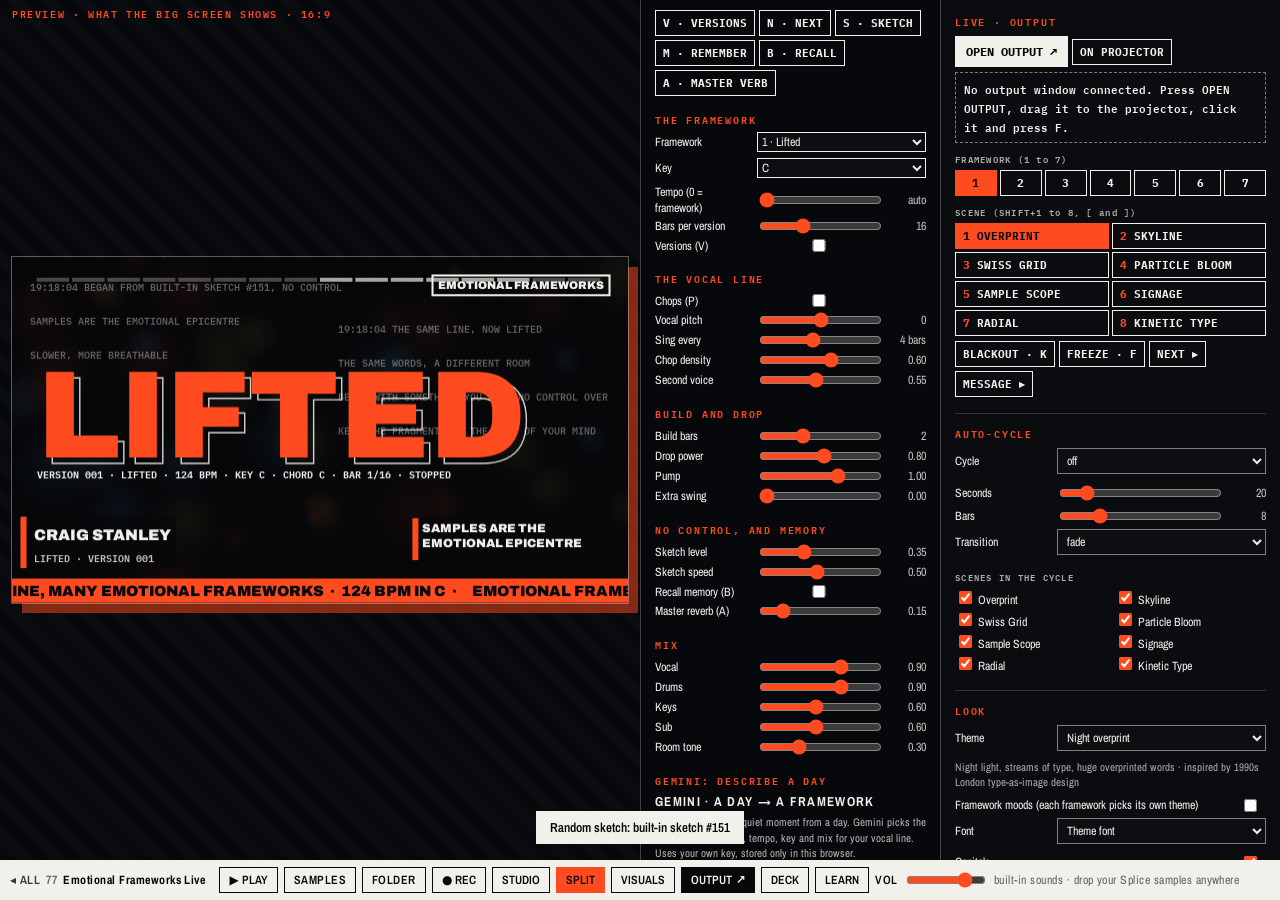
<file: index.html>
<!doctype html>
<html lang="en-GB"><head><meta charset="utf-8"><meta name="viewport" content="width=device-width,initial-scale=1">
<link rel="icon" href="data:image/svg+xml,%3Csvg xmlns='http://www.w3.org/2000/svg' viewBox='0 0 16 16'%3E%3Crect width='16' height='16' fill='%2307080b'/%3E%3Crect x='2' y='9' width='12' height='4' fill='%23ff4b1f'/%3E%3C/svg%3E">
<title>Emotional Frameworks Live · one vocal line, many emotional frameworks, on the big screen</title>
<meta name="description" content="A live performance instrument: one vocal line through seven emotional frameworks, your own samples with start and end trim, and a VJ visuals output for a projector or digital signage screen.">
<meta property="og:title" content="Emotional Frameworks Live"><meta property="og:description" content="One vocal line, seven emotional frameworks, and live visuals for the big screen."><meta property="og:image" content="screenshots/split.png">
<link rel="preconnect" href="https://fonts.googleapis.com"><link rel="preconnect" href="https://fonts.gstatic.com" crossorigin>
<link rel="stylesheet" href="https://fonts.googleapis.com/css2?family=Archivo:wght@400;700;800;900&family=Archivo+Narrow:wght@400;700&family=IBM+Plex+Mono:wght@400;500;600;700&family=Space+Grotesk:wght@500;700&family=Space+Mono:wght@400;700&family=Bebas+Neue&family=Playfair+Display:wght@700;900&family=Inter:wght@400;800&display=swap">
<link rel="stylesheet" href="css/kit.css"><link rel="stylesheet" href="css/live.css">
</head>
<body class="lay-split"><noscript>This music machine needs JavaScript and Web Audio (Chrome or Edge).</noscript>
<main id="mm-stage">
<div id="view"><canvas id="cv"></canvas><div id="fwb"></div></div>
<div id="side"><div class="bt"><button id="b-v">V · versions</button><button id="b-n">N · next</button><button id="b-s">S · sketch</button><button id="b-m">M · remember</button><button id="b-b">B · recall</button><button id="b-a">A · master verb</button></div>
<h3>The framework</h3><div id="c0"></div><h3>The vocal line</h3><div id="c1"></div><h3>Build and drop</h3><div id="c2"></div><h3>No control, and memory</h3><div id="c3"></div><h3>Mix</h3><div id="c4"></div><h3>Gemini: describe a day</h3><div id="ai"></div></div>
</main>
<script src="js/meta.js"></script>
<script src="js/mm-kit.js"></script>
<script src="js/mmx-deck.js"></script>
<script src="js/frameworks.js"></script>
<script src="js/vj-engine.js"></script>
<script src="js/live.js"></script>
</body></html>
</file>
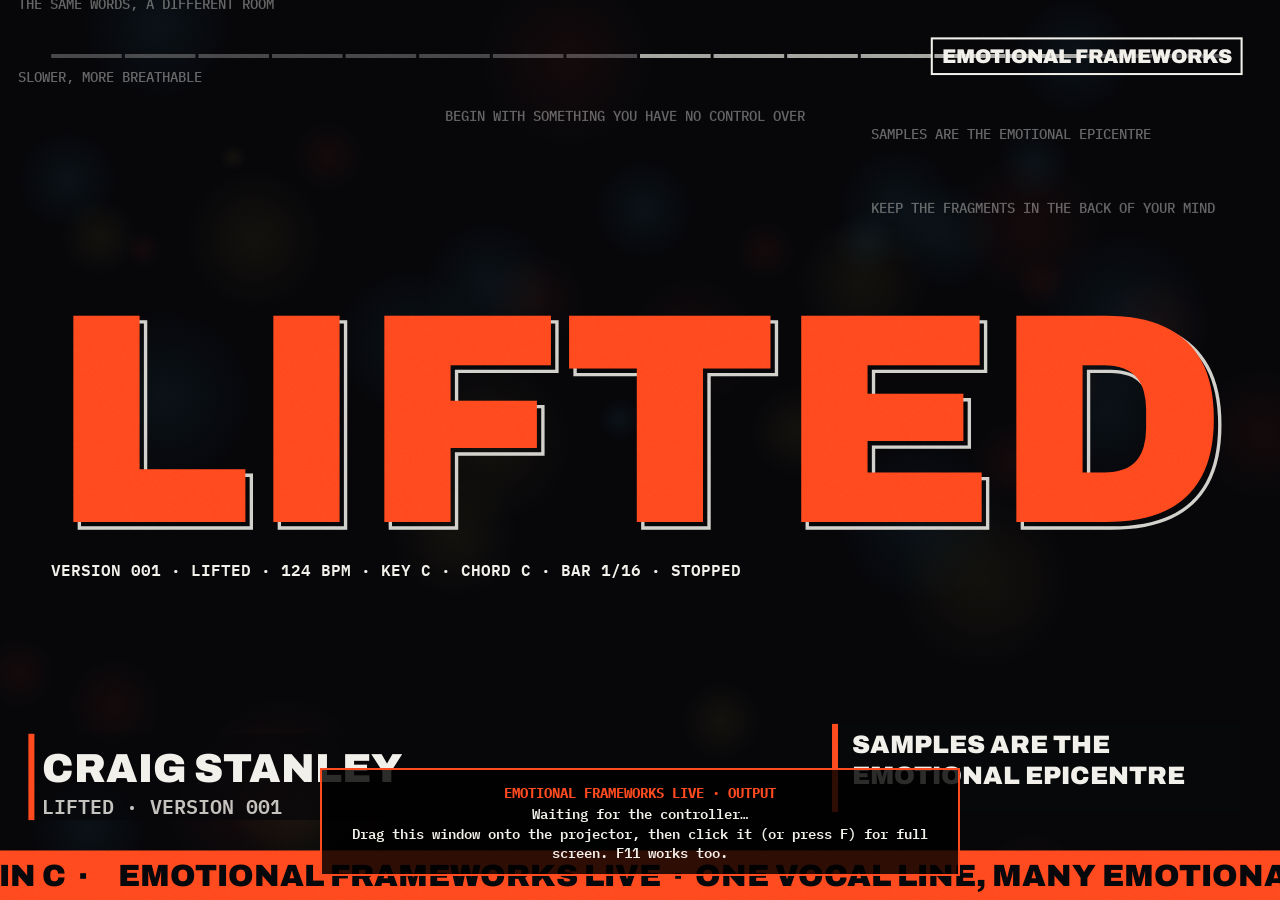
<file: output.html>
<!doctype html>
<html lang="en-GB"><head><meta charset="utf-8"><meta name="viewport" content="width=device-width,initial-scale=1">
<link rel="icon" href="data:,">
<title>Emotional Frameworks Live · OUTPUT</title>
<link rel="preconnect" href="https://fonts.googleapis.com"><link rel="preconnect" href="https://fonts.gstatic.com" crossorigin>
<link rel="stylesheet" href="https://fonts.googleapis.com/css2?family=Archivo:wght@400;700;800;900&family=Archivo+Narrow:wght@400;700&family=IBM+Plex+Mono:wght@400;500;600;700&family=Space+Grotesk:wght@500;700&family=Space+Mono:wght@400;700&family=Bebas+Neue&family=Playfair+Display:wght@700;900&family=Inter:wght@400;800&display=swap">
<style>
html,body{margin:0;height:100%;background:#000;overflow:hidden}
#out{position:fixed;inset:0;width:100%;height:100%;display:block}
body.idle{cursor:none}
#hint{position:fixed;left:50%;bottom:24px;transform:translateX(-50%);background:rgba(0,0,0,.82);color:#f2f0ea;border:2px solid #ff4b1f;font:600 14px/1.4 'IBM Plex Mono',ui-monospace,monospace;padding:12px 16px;max-width:min(760px,90vw);text-align:center;transition:opacity .4s;z-index:5}
#hint.off{opacity:0;pointer-events:none}#hint b{color:#ff4b1f}
</style></head>
<body>
<canvas id="out"></canvas>
<div id="hint"><b>EMOTIONAL FRAMEWORKS LIVE · OUTPUT</b><br><span id="hs">Waiting for the controller…</span><br>Drag this window onto the projector, then click it (or press F) for full screen. F11 works too.</div>
<script src="js/vj-engine.js"></script>
<script src="js/output.js"></script>
</body></html>
</file>
<file: css/kit.css>
/* MM kit chrome: tools restyle these with CSS variables --bg --fg --acc --bar-font, or override the selectors */
:root{--bg:#fff;--fg:#111;--acc:#e00;--bar-bg:var(--fg);--bar-fg:var(--bg);--bar-font:system-ui,-apple-system,"Segoe UI",sans-serif}
*{box-sizing:border-box}html,body{margin:0;height:100%}body{background:var(--bg);color:var(--fg);overflow:hidden}
#mm-stage{position:fixed;inset:0 0 40px 0;overflow:hidden}
#mm-bar{position:fixed;left:0;right:0;bottom:0;height:40px;display:flex;align-items:center;gap:6px;padding:0 10px;background:var(--bar-bg);color:var(--bar-fg);font:600 12px/1 var(--bar-font);letter-spacing:.04em;z-index:50;white-space:nowrap;overflow:hidden}
#mm-bar button,#mm-bar .mm-btn{font:inherit;color:inherit;background:transparent;border:1.5px solid currentColor;padding:6px 9px;cursor:pointer;border-radius:0}
#mm-bar button.on{background:var(--acc);border-color:var(--acc);color:#fff}
#mm-bar a{color:inherit;text-decoration:none;opacity:.8}#mm-bar .mm-no{opacity:.6}#mm-bar .mm-name{margin-right:8px}
#mm-bar .mm-vol{display:flex;gap:6px;align-items:center}#mm-bar input[type=range]{width:80px;accent-color:var(--acc)}
#mm-smp{opacity:.6;font-weight:400;overflow:hidden;text-overflow:ellipsis;min-width:0;flex:1}
#mm-learn-dlg{position:fixed;inset:24px 24px 64px;z-index:60;background:var(--learn-bg,var(--bg));color:var(--learn-fg,var(--fg));border:3px solid var(--learn-fg,var(--fg));padding:28px 32px;overflow:auto;display:grid;grid-template-columns:1fr 1fr;gap:36px;font:15px/1.5 var(--learn-font,Georgia,serif);box-shadow:12px 12px 0 var(--acc)}
#mm-learn-dlg.mm-hide{display:none}#mm-learn-dlg h2{font:700 28px/1.05 var(--head-font,var(--bar-font));margin:6px 0 4px}
#mm-learn-dlg .mm-l-k{font:700 11px/1 var(--bar-font);letter-spacing:.16em;color:var(--acc);margin:18px 0 6px}#mm-learn-dlg .mm-l-by{opacity:.75;font-style:italic}
#mm-learn-dlg ul{padding-left:18px;margin:6px 0}#mm-learn-dlg blockquote{margin:12px 0;padding-left:12px;border-left:4px solid var(--acc);font-size:17px}
#mm-learn-dlg .mm-x{position:absolute;right:12px;top:8px;font:28px/1 var(--bar-font);background:none;border:0;color:inherit;cursor:pointer}.mm-l-note{font-size:12px;opacity:.6}
@media (max-width:800px){#mm-learn-dlg{grid-template-columns:1fr}}
#mm-toast{position:fixed;left:50%;bottom:56px;transform:translateX(-50%);background:var(--fg);color:var(--bg);padding:8px 14px;font:600 13px var(--bar-font);z-index:70;opacity:0;transition:opacity .2s;pointer-events:none}#mm-toast.on{opacity:1}
#mm-dropzone{position:fixed;inset:0;z-index:80;display:none;align-items:center;justify-content:center;font:800 64px var(--bar-font);background:color-mix(in srgb,var(--acc) 75%,transparent);color:#fff;pointer-events:none}#mm-dropzone.on{display:flex}
.mm-ai{font:13px/1.4 var(--bar-font)}.mm-ai-t{font-weight:800;letter-spacing:.1em;margin-bottom:4px}.mm-ai textarea,.mm-ai input,.mm-ai select{width:100%;font:inherit;background:transparent;color:inherit;border:1.5px solid currentColor;padding:4px;margin:3px 0}.mm-ai textarea{height:46px;resize:vertical}
.mm-ai-row{display:flex;gap:6px;align-items:center}.mm-ai-row select{flex:1}.mm-ai button{font:inherit;font-weight:700;background:var(--acc);color:#fff;border:0;padding:5px 9px;cursor:pointer}.mm-ai-st,.mm-ai-help{font-size:11px;opacity:.75}.mm-ai-out{white-space:pre-wrap;font-size:12px;margin-top:4px}.mm-ai summary{cursor:pointer;font-size:11px;opacity:.7}

/* MMX deck drawer: inherits each tool's --bg --fg --acc --bar-font, tools can restyle #mmx-deck */
#mmx-deck{position:fixed;top:0;right:0;bottom:40px;width:min(440px,100vw);z-index:55;background:var(--deck-bg,var(--bg));color:var(--deck-fg,var(--fg));border-left:3px solid var(--deck-fg,var(--fg));font:12px/1.35 var(--bar-font);display:flex;flex-direction:column;box-shadow:-10px 0 0 color-mix(in srgb,var(--acc) 35%,transparent)}
#mmx-deck.mmx-hide{display:none}
.mmx-tabs{display:flex;border-bottom:2px solid currentColor}.mmx-tab,.mmx-close{font:700 12px var(--bar-font);letter-spacing:.08em;background:none;color:inherit;border:0;border-right:1px solid currentColor;padding:10px 12px;cursor:pointer}.mmx-tab.on{background:var(--acc);color:#fff}.mmx-close{margin-left:auto;border:0;font-size:20px;padding:4px 12px}
.mmx-body{overflow:auto;padding:10px 12px;flex:1}.mmx-help{opacity:.75;margin:4px 0 10px}
.mmx-slot{border:1.5px solid currentColor;padding:6px 8px;margin:0 0 8px}.mmx-sh{display:flex;gap:6px;align-items:center}.mmx-sh b{background:var(--fg);color:var(--bg);padding:1px 6px;font-weight:800}
.mmx-deck .mmx-lab,.mmx-lab{font-weight:800;text-transform:uppercase;letter-spacing:.05em}.mmx-nm{flex:1;opacity:.65;overflow:hidden;text-overflow:ellipsis;white-space:nowrap;min-width:0}
.mmx-b{font:700 11px var(--bar-font);background:none;color:inherit;border:1.5px solid currentColor;padding:3px 6px;cursor:pointer;white-space:nowrap}.mmx-b:hover{background:var(--acc);color:#fff;border-color:var(--acc)}.mmx-next{display:none}
.mmx-wave{width:100%;height:56px;display:block;margin:5px 0}
.mmx-grid{display:grid;grid-template-columns:1fr 1fr;gap:2px 12px}.mmx-p{display:grid;grid-template-columns:52px 1fr 40px;align-items:center;gap:4px;font-size:10px;font-weight:700;letter-spacing:.05em}.mmx-p input[type=range]{width:100%;accent-color:var(--acc)}.mmx-v{text-align:right;opacity:.75;font-weight:400}
.mmx-chk{grid-template-columns:18px 1fr}.mmx-row{display:flex;gap:6px;margin:6px 0}.mmx-row input,.mmx-row select,#mmx-mlearn{flex:1;font:inherit;background:transparent;color:inherit;border:1.5px solid currentColor;padding:4px}#mmx-mlearn{width:100%;margin-top:8px}
.mmx-row select option,#mmx-mlearn option{color:#111;background:#fff}
.mmx-keys{border-collapse:collapse;width:100%}.mmx-keys td{padding:4px 6px;border-bottom:1px solid color-mix(in srgb,currentColor 25%,transparent)}kbd{font:700 11px ui-monospace,monospace;border:1.5px solid currentColor;padding:1px 5px}
.mmx-ctl{display:grid;grid-template-columns:auto 1fr auto;gap:6px;align-items:center}.mmx-ctl input[type=range]{width:100%;accent-color:var(--acc)}.mmx-ctl select{font:inherit;background:transparent;color:inherit;border:1.5px solid currentColor}.mmx-ctl select option{color:#111;background:#fff}.mmx-cv{min-width:34px;text-align:right;opacity:.8;font-variant-numeric:tabular-nums}
#mm-bar #mmx-deck-btn.on{background:var(--acc);border-color:var(--acc);color:#fff}
#mm-learn-dlg blockquote cite{display:block;font:italic 12px var(--bar-font);opacity:.7;margin-top:3px}#mm-learn-dlg ol{padding-left:20px}#mm-learn-dlg ol li{margin:4px 0}

/* ---- tool styles: layered night type ---- */
:root{--bg:#07080b;--fg:#f2f0ea;--acc:#ff4b1f;--bar-bg:#f2f0ea;--bar-fg:#07080b;--bar-font:'Archivo Narrow',system-ui,sans-serif;--learn-font:'Archivo Narrow',sans-serif;--learn-bg:#0d0e12;--deck-bg:#0d0e12;--head-font:'Archivo',sans-serif}
#mm-stage{display:grid;grid-template-columns:minmax(0,1fr) 300px}
#view{position:relative;overflow:hidden}#cv{position:absolute;inset:0;width:100%;height:100%}
#fwb{position:absolute;left:18px;bottom:14px;display:flex;flex-wrap:wrap;gap:4px;max-width:calc(100% - 36px)}
#fwb button{font:700 12px 'Archivo Narrow';letter-spacing:.08em;text-transform:uppercase;background:rgba(7,8,11,.55);color:#f2f0ea;border:1px solid rgba(242,240,234,.6);padding:5px 8px;cursor:pointer}
#fwb button.on{background:#ff4b1f;border-color:#ff4b1f;color:#07080b}
#side{overflow:auto;padding:10px 14px 14px;border-left:1px solid rgba(242,240,234,.25);font:400 12px 'Archivo Narrow'}
#side h3{font:600 10px 'IBM Plex Mono';letter-spacing:.18em;color:#ff4b1f;margin:14px 0 4px;text-transform:uppercase}
#side .mmx-ctl{grid-template-columns:96px 1fr 40px;font:400 12px 'Archivo Narrow'}#side .mmx-ctl select{grid-column:2/4;min-width:0;font:400 12px 'Archivo Narrow';background:#0d0e12;color:#f2f0ea}
#side .bt{display:flex;gap:4px;flex-wrap:wrap}#side .bt button{font:700 11px 'IBM Plex Mono';text-transform:uppercase;border:1px solid #f2f0ea;background:transparent;color:#f2f0ea;padding:5px 7px;cursor:pointer}#side .bt button:hover,#side .bt button.on{background:#ff4b1f;border-color:#ff4b1f;color:#07080b}
#mm-learn-dlg{box-shadow:12px 12px 0 #ff4b1f}#mm-learn-dlg h2{font:900 34px/0.95 'Archivo';letter-spacing:-.02em;text-transform:uppercase}
/* accessibility: visible keyboard focus */
:focus-visible{outline:2px solid currentColor;outline-offset:2px}
</file>
<file: css/live.css>
/* Emotional Frameworks Live: layouts and the visuals panel (night overprint palette from tool 77) */
#mm-bar .mm-name{font-weight:800}
#mm-bar button.efl-lay.on{background:#ff4b1f;border-color:#ff4b1f;color:#07080b}
#mm-bar button.efl-out{background:#07080b;color:#f2f0ea;border-color:#07080b}
#vjcv{position:absolute;inset:0;width:100%;height:100%;display:none;background:#000}
#vjhint{position:absolute;left:50%;top:18px;transform:translateX(-50%);z-index:3;background:rgba(7,8,11,.85);color:#f2f0ea;border:1px solid #ff4b1f;font:600 12px 'IBM Plex Mono',monospace;padding:8px 12px;opacity:0;transition:opacity .4s;pointer-events:none;display:none}
#vjhint.on{opacity:1}

/* STUDIO: the original instrument */
body.lay-studio #vjp{display:none}

/* SPLIT: preview left, instrument + visuals controls right */
body.lay-split #mm-stage{grid-template-columns:minmax(0,1fr) 300px 340px}
body.lay-split #cv,body.lay-split #fwb{display:none}
body.lay-split #vjcv{display:block;box-shadow:0 0 0 1px rgba(242,240,234,.35),10px 10px 0 rgba(255,75,31,.5)}
body.lay-split #view{background:repeating-linear-gradient(45deg,#07080b 0 12px,#0b0c10 12px 24px)}
body.lay-split #view::before{content:'PREVIEW · WHAT THE BIG SCREEN SHOWS · 16:9';position:absolute;left:12px;top:4px;font:600 10px 'IBM Plex Mono',monospace;letter-spacing:.16em;color:#ff4b1f;z-index:2}

/* VISUALS: visuals only, full window */
body.lay-visuals #view{position:fixed;inset:0;z-index:90;background:#000}
body.lay-visuals #cv,body.lay-visuals #fwb,body.lay-visuals #side,body.lay-visuals #vjp,body.lay-visuals #mm-bar{display:none}
body.lay-visuals #vjcv,body.lay-visuals #vjhint{display:block}
body.lay-visuals #mm-stage{inset:0}

#vjp{overflow:auto;padding:10px 14px 18px;border-left:1px solid rgba(242,240,234,.25);font:400 12px 'Archivo Narrow',sans-serif;background:#0b0c10}
#vjp h3{font:600 10px 'IBM Plex Mono';letter-spacing:.18em;color:#ff4b1f;margin:16px 0 6px;text-transform:uppercase;border-top:1px solid rgba(242,240,234,.18);padding-top:10px}
#vjp h3:first-child{margin-top:2px;border-top:0;padding-top:0}
#vjp .mmx-ctl{grid-template-columns:96px 1fr 40px;font:400 12px 'Archivo Narrow';margin:3px 0}
#vjp .mmx-ctl select,#vjp .mmx-ctl input[type=text],#vjp .mmx-ctl textarea{grid-column:2/4;min-width:0;font:400 12px 'Archivo Narrow';background:#0d0e12;color:#f2f0ea;border:1px solid rgba(242,240,234,.5);padding:3px 5px}
#vjp .mmx-ctl textarea{resize:vertical;font:400 12px 'IBM Plex Mono'}
#vjp .mmx-ctl input[type=color]{grid-column:2/4;width:100%;height:24px;background:none;border:1px solid rgba(242,240,234,.5);padding:0}
#vjp .mmx-ctl input[type=checkbox]{justify-self:start;accent-color:#ff4b1f}
#vjp .mmx-ctl:has(input[type=checkbox]){grid-template-columns:1fr 20px 0}
#vjp .mmx-ctl:has(input[type=checkbox]) .mmx-cl{grid-column:1}
.vj-row{display:flex;gap:4px;flex-wrap:wrap;align-items:center;margin:5px 0}
.vj-row input[type=text],.vj-row select{flex:1;min-width:0;font:400 12px 'Archivo Narrow';background:#0d0e12;color:#f2f0ea;border:1px solid rgba(242,240,234,.5);padding:4px}
.vjb{font:700 11px 'IBM Plex Mono';text-transform:uppercase;border:1px solid #f2f0ea;background:transparent;color:#f2f0ea;padding:5px 7px;cursor:pointer;white-space:nowrap}
.vjb:hover,.vjb.on{background:#ff4b1f;border-color:#ff4b1f;color:#07080b}
.vjb.big{background:#f2f0ea;color:#07080b;font-size:12px;padding:7px 10px}
.vjb.warn.on{background:#fff;color:#000;border-color:#fff}
.vj-fw{display:grid;grid-template-columns:repeat(7,1fr);gap:3px}
.vj-scenes{display:grid;grid-template-columns:1fr 1fr;gap:3px}
.vj-scenes .vjb{text-align:left;overflow:hidden;text-overflow:ellipsis}
.vj-scenes .vjb b{color:#ff4b1f}.vj-scenes .vjb.on b{color:#07080b}
.vj-lab{font:600 9px 'IBM Plex Mono';letter-spacing:.14em;opacity:.7;margin:8px 0 3px}
.vj-note{font:400 11px/1.35 'Archivo Narrow';opacity:.7;margin:3px 0 6px}
.vj-status{font:600 11px 'IBM Plex Mono';padding:6px 8px;border:1px dashed rgba(242,240,234,.5);margin:4px 0}
.vj-status.ok{border:1px solid #6dff9c;color:#6dff9c}
.vj-inc{display:grid;grid-template-columns:1fr 1fr;gap:2px 8px}.vj-inc input{accent-color:#ff4b1f}
.vj-logo{max-height:28px;max-width:80px;background:repeating-conic-gradient(#333 0 25%,#222 0 50%) 0 0/10px 10px}
.vj-logo:not([src]){display:none}
@media (max-width:1100px){body.lay-split #mm-stage{grid-template-columns:1fr;grid-template-rows:42vh auto;overflow:auto}body.lay-split #side,body.lay-split #vjp{border-left:0;border-top:1px solid rgba(242,240,234,.25)}}
</file>
